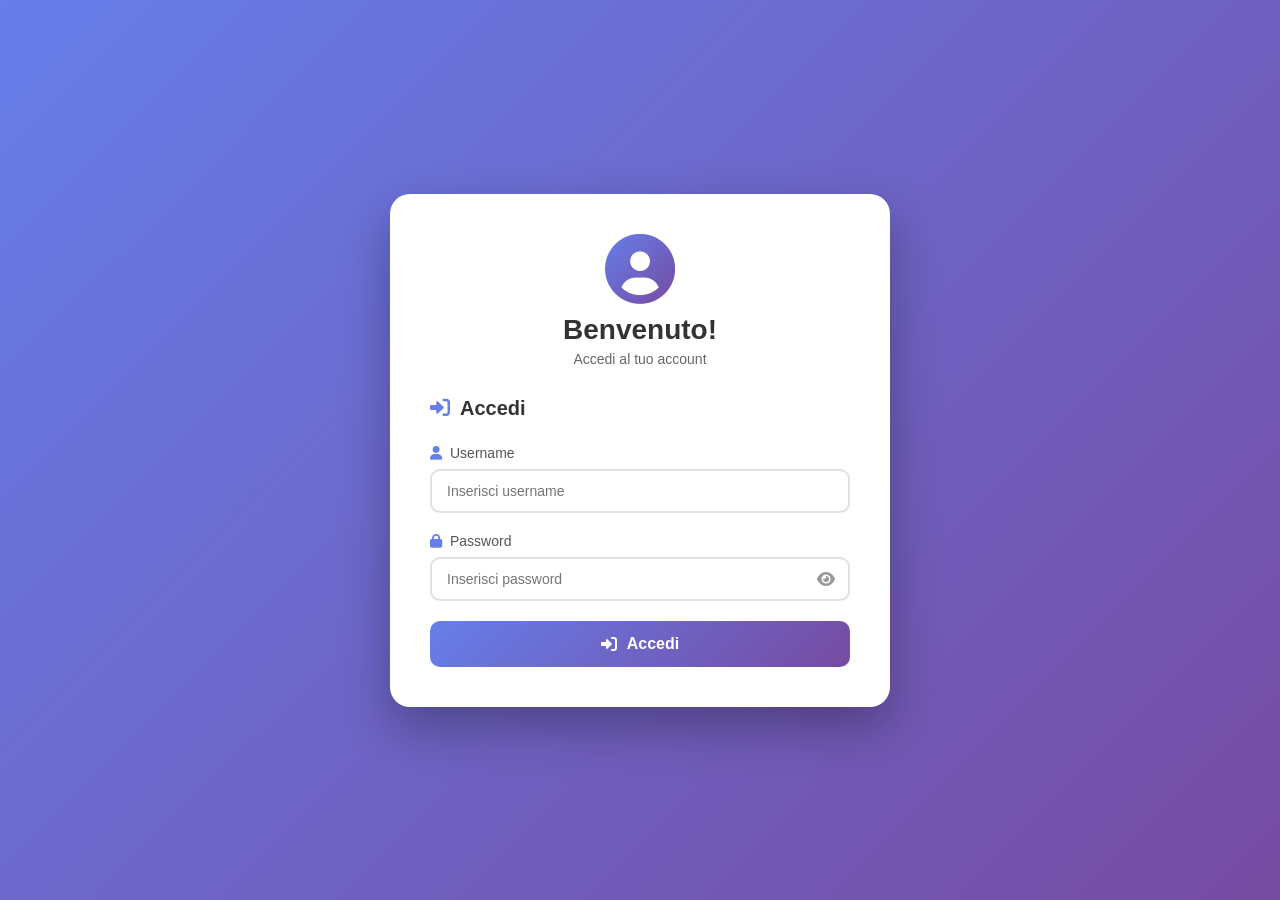
<file: index.html>
<!DOCTYPE html>
<html lang="it">
<head>
    <meta charset="UTF-8">
    <meta name="viewport" content="width=device-width, initial-scale=1.0">
    <title>Login</title>
    <link rel="stylesheet" href="login.css">
    <link rel="stylesheet" href="https://cdnjs.cloudflare.com/ajax/libs/font-awesome/6.0.0/css/all.min.css">
</head>
<body>
    <div class="container">
        <div class="main-box">
            <div class="header">
                <i class="fas fa-user-circle"></i>
                <h1>Benvenuto!</h1>
                <p>Accedi al tuo account</p>
            </div>

            <!-- FORM DI LOGIN -->
            <div class="form-section" id="loginSection">
                <h2><i class="fas fa-sign-in-alt"></i> Accedi</h2>
                <form action="login.php" method="POST">
                    <div class="input-group">
                        <label for="login-username">
                            <i class="fas fa-user"></i>
                            <span>Username</span>
                        </label>
                        <input type="text" id="login-username" name="username" placeholder="Inserisci username" required>
                    </div>

                    <div class="input-group">
                        <label for="login-password">
                            <i class="fas fa-lock"></i>
                            <span>Password</span>
                        </label>
                        <div class="password-wrapper">
                            <input type="password" id="login-password" name="password" placeholder="Inserisci password" required>
                            <i class="fas fa-eye toggle-password" onclick="togglePassword('login-password')"></i>
                        </div>
                    </div>
                    <button type="submit" class="btn-primary">
                        <i class="fas fa-sign-in-alt"></i>
                        Accedi
                    </button>
                </form>
            </div>
        </div>
    </div>

    <script>
        // Funzione per mostrare/nascondere password
        function togglePassword(fieldId) {
            const field = document.getElementById(fieldId);
            const icon = field.nextElementSibling;
            
            if (field.type === 'password') {
                field.type = 'text';
                icon.classList.remove('fa-eye');
                icon.classList.add('fa-eye-slash');
            } else {
                field.type = 'password';
                icon.classList.remove('fa-eye-slash');
                icon.classList.add('fa-eye');
            }
        };
    </script>
</body>
</html>
</file>
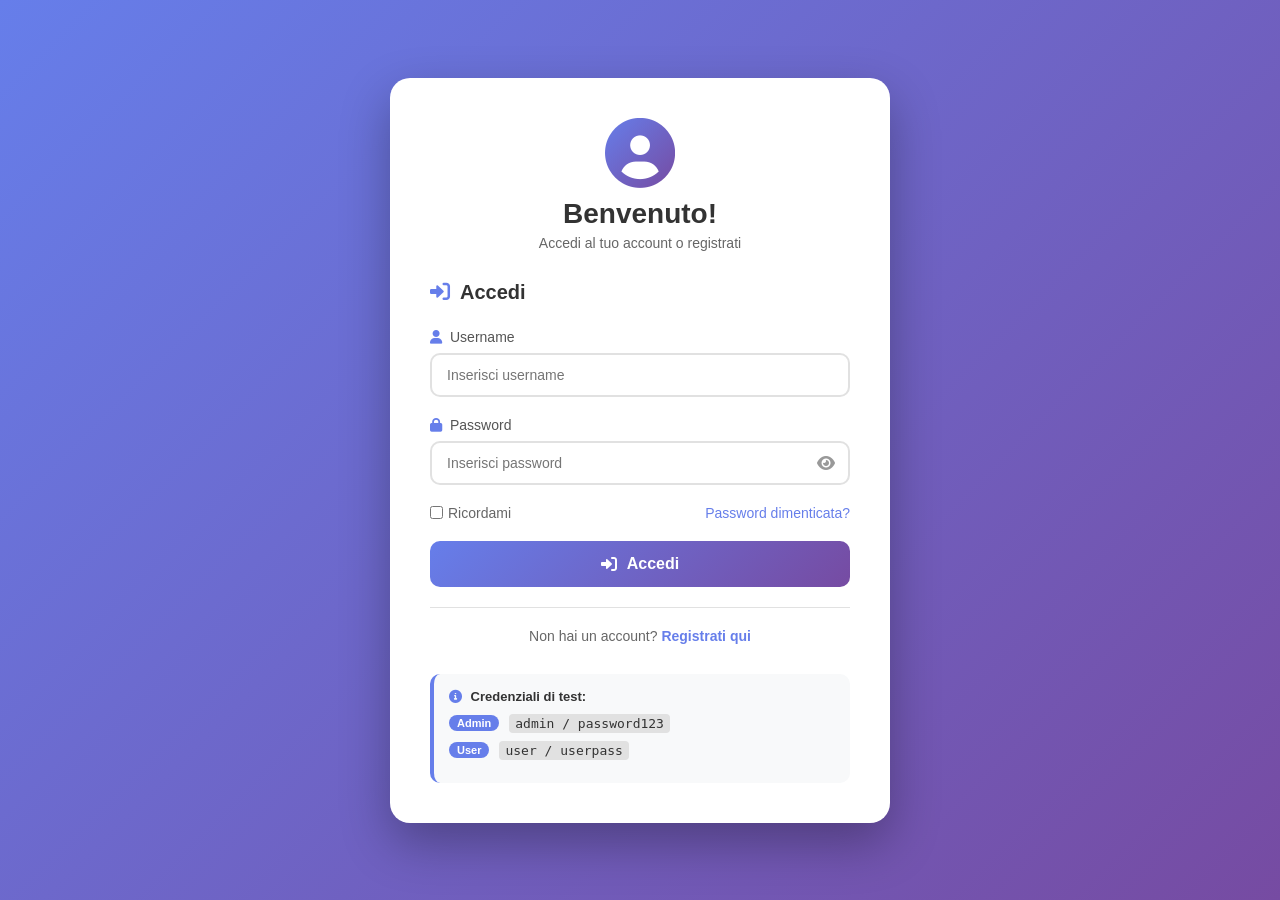
<file: login.html>
<!DOCTYPE html>
<html lang="it">
<head>
    <meta charset="UTF-8">
    <meta name="viewport" content="width=device-width, initial-scale=1.0">
    <title>Login e Registrazione</title>
    <link rel="stylesheet" href="login.css">
    <link rel="stylesheet" href="https://cdnjs.cloudflare.com/ajax/libs/font-awesome/6.0.0/css/all.min.css">
</head>
<body>
    <div class="container">
        <div class="main-box">
            <div class="header">
                <i class="fas fa-user-circle"></i>
                <h1>Benvenuto!</h1>
                <p>Accedi al tuo account o registrati</p>
            </div>

            <!-- FORM DI LOGIN -->
            <div class="form-section" id="loginSection">
                <h2><i class="fas fa-sign-in-alt"></i> Accedi</h2>
                <form action="login.php" method="POST">
                    <div class="input-group">
                        <label for="login-username">
                            <i class="fas fa-user"></i>
                            <span>Username</span>
                        </label>
                        <input type="text" id="login-username" name="username" placeholder="Inserisci username" required>
                    </div>

                    <div class="input-group">
                        <label for="login-password">
                            <i class="fas fa-lock"></i>
                            <span>Password</span>
                        </label>
                        <div class="password-wrapper">
                            <input type="password" id="login-password" name="password" placeholder="Inserisci password" required>
                            <i class="fas fa-eye toggle-password" onclick="togglePassword('login-password')"></i>
                        </div>
                    </div>

                    <div class="form-options">
                        <label class="checkbox-label">
                            <input type="checkbox" name="remember">
                            <span>Ricordami</span>
                        </label>
                        <a href="#" class="forgot-link">Password dimenticata?</a>
                    </div>

                    <button type="submit" class="btn-primary">
                        <i class="fas fa-sign-in-alt"></i>
                        Accedi
                    </button>
                </form>
                
                <div class="switch-text">
                    Non hai un account? 
                    <a href="#" onclick="showRegister()">Registrati qui</a>
                </div>
            </div>

            <!-- FORM DI REGISTRAZIONE -->
            <div class="form-section hidden" id="registerSection">
                <h2><i class="fas fa-user-plus"></i> Registrati</h2>
                <form action="register.php" method="POST" onsubmit="return validatePasswords()">
                    <div class="input-group">
                        <label for="register-name">
                            <i class="fas fa-user"></i>
                            <span>Nome Completo</span>
                        </label>
                        <input type="text" id="register-name" name="fullname" placeholder="Inserisci nome completo" required>
                    </div>

                    <div class="input-group">
                        <label for="register-username">
                            <i class="fas fa-at"></i>
                            <span>Username</span>
                        </label>
                        <input type="text" id="register-username" name="username" placeholder="Scegli username" required>
                        <small class="hint">Minimo 3 caratteri, solo lettere e numeri</small>
                    </div>

                    <div class="input-group">
                        <label for="register-email">
                            <i class="fas fa-envelope"></i>
                            <span>Email</span>
                        </label>
                        <input type="email" id="register-email" name="email" placeholder="Inserisci email" required>
                    </div>

                    <div class="input-group">
                        <label for="register-password">
                            <i class="fas fa-lock"></i>
                            <span>Password</span>
                        </label>
                        <div class="password-wrapper">
                            <input type="password" id="register-password" name="password" placeholder="Crea password" required onkeyup="checkPasswordStrength()">
                            <i class="fas fa-eye toggle-password" onclick="togglePassword('register-password')"></i>
                        </div>
                        <div class="password-strength">
                            <div class="strength-bar" id="strengthBar"></div>
                        </div>
                        <small class="hint" id="strengthText">Inserisci una password</small>
                    </div>

                    <div class="input-group">
                        <label for="register-confirm">
                            <i class="fas fa-lock"></i>
                            <span>Conferma Password</span>
                        </label>
                        <div class="password-wrapper">
                            <input type="password" id="register-confirm" name="confirm_password" placeholder="Conferma password" required>
                            <i class="fas fa-eye toggle-password" onclick="togglePassword('register-confirm')"></i>
                        </div>
                    </div>


                    <button type="submit" class="btn-primary">
                        <i class="fas fa-user-plus"></i>
                        Registrati
                    </button>
                </form>
                
                <div class="switch-text">
                    Hai già un account? 
                    <a href="#" onclick="showLogin()">Accedi qui</a>
                </div>
            </div>

            <!-- CREDENZIALI DI TEST -->
            <div class="demo-box">
                <p><i class="fas fa-info-circle"></i> Credenziali di test:</p>
                <div class="demo-item">
                    <span class="badge">Admin</span>
                    <code>admin / password123</code>
                </div>
                <div class="demo-item">
                    <span class="badge">User</span>
                    <code>user / userpass</code>
                </div>
            </div>
        </div>
    </div>

    <script>
        // Funzione per mostrare il form di registrazione
        function showRegister() {
            document.getElementById('loginSection').classList.add('hidden');
            document.getElementById('registerSection').classList.remove('hidden');
        }

        // Funzione per mostrare il form di login
        function showLogin() {
            document.getElementById('registerSection').classList.add('hidden');
            document.getElementById('loginSection').classList.remove('hidden');
        }

        // Funzione per mostrare/nascondere password
        function togglePassword(fieldId) {
            const field = document.getElementById(fieldId);
            const icon = field.nextElementSibling;
            
            if (field.type === 'password') {
                field.type = 'text';
                icon.classList.remove('fa-eye');
                icon.classList.add('fa-eye-slash');
            } else {
                field.type = 'password';
                icon.classList.remove('fa-eye-slash');
                icon.classList.add('fa-eye');
            }
        }

        // Validazione password
        function validatePasswords() {
            const password = document.getElementById('register-password').value;
            const confirm = document.getElementById('register-confirm').value;
            
            if (password !== confirm) {
                alert('Le password non coincidono!');
                return false;
            }
            
            if (password.length < 8) {
                alert('La password deve essere di almeno 8 caratteri!');
                return false;
            }
            
            return true;
        }

        // Controllo forza password
        function checkPasswordStrength() {
            const password = document.getElementById('register-password').value;
            const strengthBar = document.getElementById('strengthBar');
            const strengthText = document.getElementById('strengthText');
            
            let strength = 0;
            
            if (password.length >= 8) strength++;
            if (password.match(/[a-z]+/)) strength++;
            if (password.match(/[A-Z]+/)) strength++;
            if (password.match(/[0-9]+/)) strength++;
            if (password.match(/[$@#&!]+/)) strength++;
            
            switch(strength) {
                case 0:
                case 1:
                    strengthBar.className = 'strength-bar weak';
                    strengthText.innerHTML = 'Password debole';
                    break;
                case 2:
                case 3:
                    strengthBar.className = 'strength-bar medium';
                    strengthText.innerHTML = 'Password media';
                    break;
                case 4:
                case 5:
                    strengthBar.className = 'strength-bar strong';
                    strengthText.innerHTML = 'Password forte';
                    break;
            }
        }

        // Controlla se c'è un parametro URL per mostrare il form di registrazione
        window.onload = function() {
            const urlParams = new URLSearchParams(window.location.search);
            if (urlParams.get('action') === 'register') {
                showRegister();
            }
        };
    </script>
</body>

</html>
</file>
<file: login.css>
* {
    margin: 0;
    padding: 0;
    box-sizing: border-box;
    font-family: 'Segoe UI', Tahoma, Geneva, Verdana, sans-serif;
}

body {
    min-height: 100vh;
    background: linear-gradient(135deg, #667eea 0%, #764ba2 100%);
    display: flex;
    align-items: center;
    justify-content: center;
    padding: 20px;
}

.container {
    width: 100%;
    max-width: 500px;
}

.main-box {
    background: white;
    border-radius: 20px;
    padding: 40px;
    box-shadow: 0 20px 50px rgba(0,0,0,0.3);
    animation: slideUp 0.5s ease;
}

@keyframes slideUp {
    from {
        opacity: 0;
        transform: translateY(20px);
    }
    to {
        opacity: 1;
        transform: translateY(0);
    }
}

.header {
    text-align: center;
    margin-bottom: 30px;
}

.header i {
    font-size: 70px;
    background: linear-gradient(135deg, #667eea 0%, #764ba2 100%);
    -webkit-background-clip: text;
    -webkit-text-fill-color: transparent;
    margin-bottom: 10px;
}

.header h1 {
    color: #333;
    font-size: 28px;
    margin-bottom: 5px;
}

.header p {
    color: #666;
    font-size: 14px;
}

/* Form sections */
.form-section {
    transition: all 0.3s ease;
}

.form-section.hidden {
    display: none;
}

.form-section h2 {
    color: #333;
    font-size: 20px;
    margin-bottom: 25px;
    display: flex;
    align-items: center;
    gap: 10px;
}

.form-section h2 i {
    color: #667eea;
}

/* Input groups */
.input-group {
    margin-bottom: 20px;
}

.input-group label {
    display: flex;
    align-items: center;
    gap: 8px;
    margin-bottom: 8px;
    color: #555;
    font-weight: 500;
    font-size: 14px;
}

.input-group label i {
    color: #667eea;
    font-size: 14px;
}

.input-group input {
    width: 100%;
    padding: 12px 15px;
    border: 2px solid #e1e1e1;
    border-radius: 10px;
    font-size: 14px;
    transition: all 0.3s;
}

.input-group input:focus {
    outline: none;
    border-color: #667eea;
    box-shadow: 0 0 0 3px rgba(102,126,234,0.1);
}

.hint {
    display: block;
    margin-top: 5px;
    font-size: 12px;
    color: #999;
}

/* Password wrapper */
.password-wrapper {
    position: relative;
}

.password-wrapper input {
    padding-right: 40px;
}

.toggle-password {
    position: absolute;
    right: 15px;
    top: 50%;
    transform: translateY(-50%);
    color: #999;
    cursor: pointer;
    transition: color 0.3s;
}

.toggle-password:hover {
    color: #667eea;
}

/* Password strength */
.password-strength {
    margin-top: 8px;
    height: 4px;
    background: #e1e1e1;
    border-radius: 2px;
    overflow: hidden;
}

.strength-bar {
    height: 100%;
    width: 0;
    transition: all 0.3s;
}

.strength-bar.weak {
    width: 33.33%;
    background: #ff4444;
}

.strength-bar.medium {
    width: 66.66%;
    background: #ffbb33;
}

.strength-bar.strong {
    width: 100%;
    background: #00C851;
}

/* Form options */
.form-options {
    display: flex;
    justify-content: space-between;
    align-items: center;
    margin: 20px 0;
}

.checkbox-label {
    display: flex;
    align-items: center;
    gap: 5px;
    color: #666;
    font-size: 14px;
    cursor: pointer;
}

.checkbox-label input[type="checkbox"] {
    width: auto;
    cursor: pointer;
}

.forgot-link {
    color: #667eea;
    text-decoration: none;
    font-size: 14px;
    transition: color 0.3s;
}

.forgot-link:hover {
    color: #764ba2;
    text-decoration: underline;
}

/* Terms */
.terms {
    margin: 20px 0;
}

.terms a {
    color: #667eea;
    text-decoration: none;
}

.terms a:hover {
    text-decoration: underline;
}

/* Buttons */
.btn-primary {
    width: 100%;
    padding: 14px;
    background: linear-gradient(135deg, #667eea 0%, #764ba2 100%);
    color: white;
    border: none;
    border-radius: 10px;
    font-size: 16px;
    font-weight: 600;
    cursor: pointer;
    transition: all 0.3s;
    display: flex;
    align-items: center;
    justify-content: center;
    gap: 10px;
}

.btn-primary:hover {
    transform: translateY(-2px);
    box-shadow: 0 10px 25px rgba(102,126,234,0.4);
}

.btn-primary:active {
    transform: translateY(0);
}

/* Switch text */
.switch-text {
    text-align: center;
    margin-top: 20px;
    padding-top: 20px;
    border-top: 1px solid #e1e1e1;
    color: #666;
    font-size: 14px;
}

.switch-text a {
    color: #667eea;
    text-decoration: none;
    font-weight: 600;
    cursor: pointer;
}

.switch-text a:hover {
    text-decoration: underline;
}

/* Messages */
.message {
    padding: 15px;
    border-radius: 10px;
    margin-bottom: 20px;
    display: flex;
    align-items: center;
    gap: 10px;
    font-size: 14px;
    animation: slideIn 0.3s ease;
}

@keyframes slideIn {
    from {
        opacity: 0;
        transform: translateY(-10px);
    }
    to {
        opacity: 1;
        transform: translateY(0);
    }
}

.message.error {
    background: #fee;
    color: #c33;
    border: 1px solid #fcc;
}

.message.success {
    background: #efe;
    color: #3c3;
    border: 1px solid #cfc;
}

.message i {
    font-size: 18px;
}

/* Demo box */
.demo-box {
    margin-top: 30px;
    padding: 15px;
    background: #f8f9fa;
    border-radius: 10px;
    border-left: 4px solid #667eea;
}

.demo-box p {
    color: #333;
    margin-bottom: 10px;
    font-weight: 600;
    font-size: 13px;
}

.demo-box p i {
    color: #667eea;
    margin-right: 5px;
}

.demo-item {
    margin: 8px 0;
    font-size: 13px;
    color: #666;
    display: flex;
    align-items: center;
    gap: 10px;
}

.demo-item .badge {
    background: #667eea;
    color: white;
    padding: 2px 8px;
    border-radius: 12px;
    font-size: 11px;
    font-weight: 600;
}

.demo-item code {
    background: #e1e1e1;
    padding: 2px 6px;
    border-radius: 4px;
    font-family: monospace;
    color: #333;
}

/* Responsive */
@media (max-width: 480px) {
    .main-box {
        padding: 30px 20px;
    }
    
    .form-options {
        flex-direction: column;
        gap: 10px;
        align-items: flex-start;
    }
    
    .demo-item {
        flex-direction: column;
        align-items: flex-start;
        gap: 5px;
    }
}
</file>
